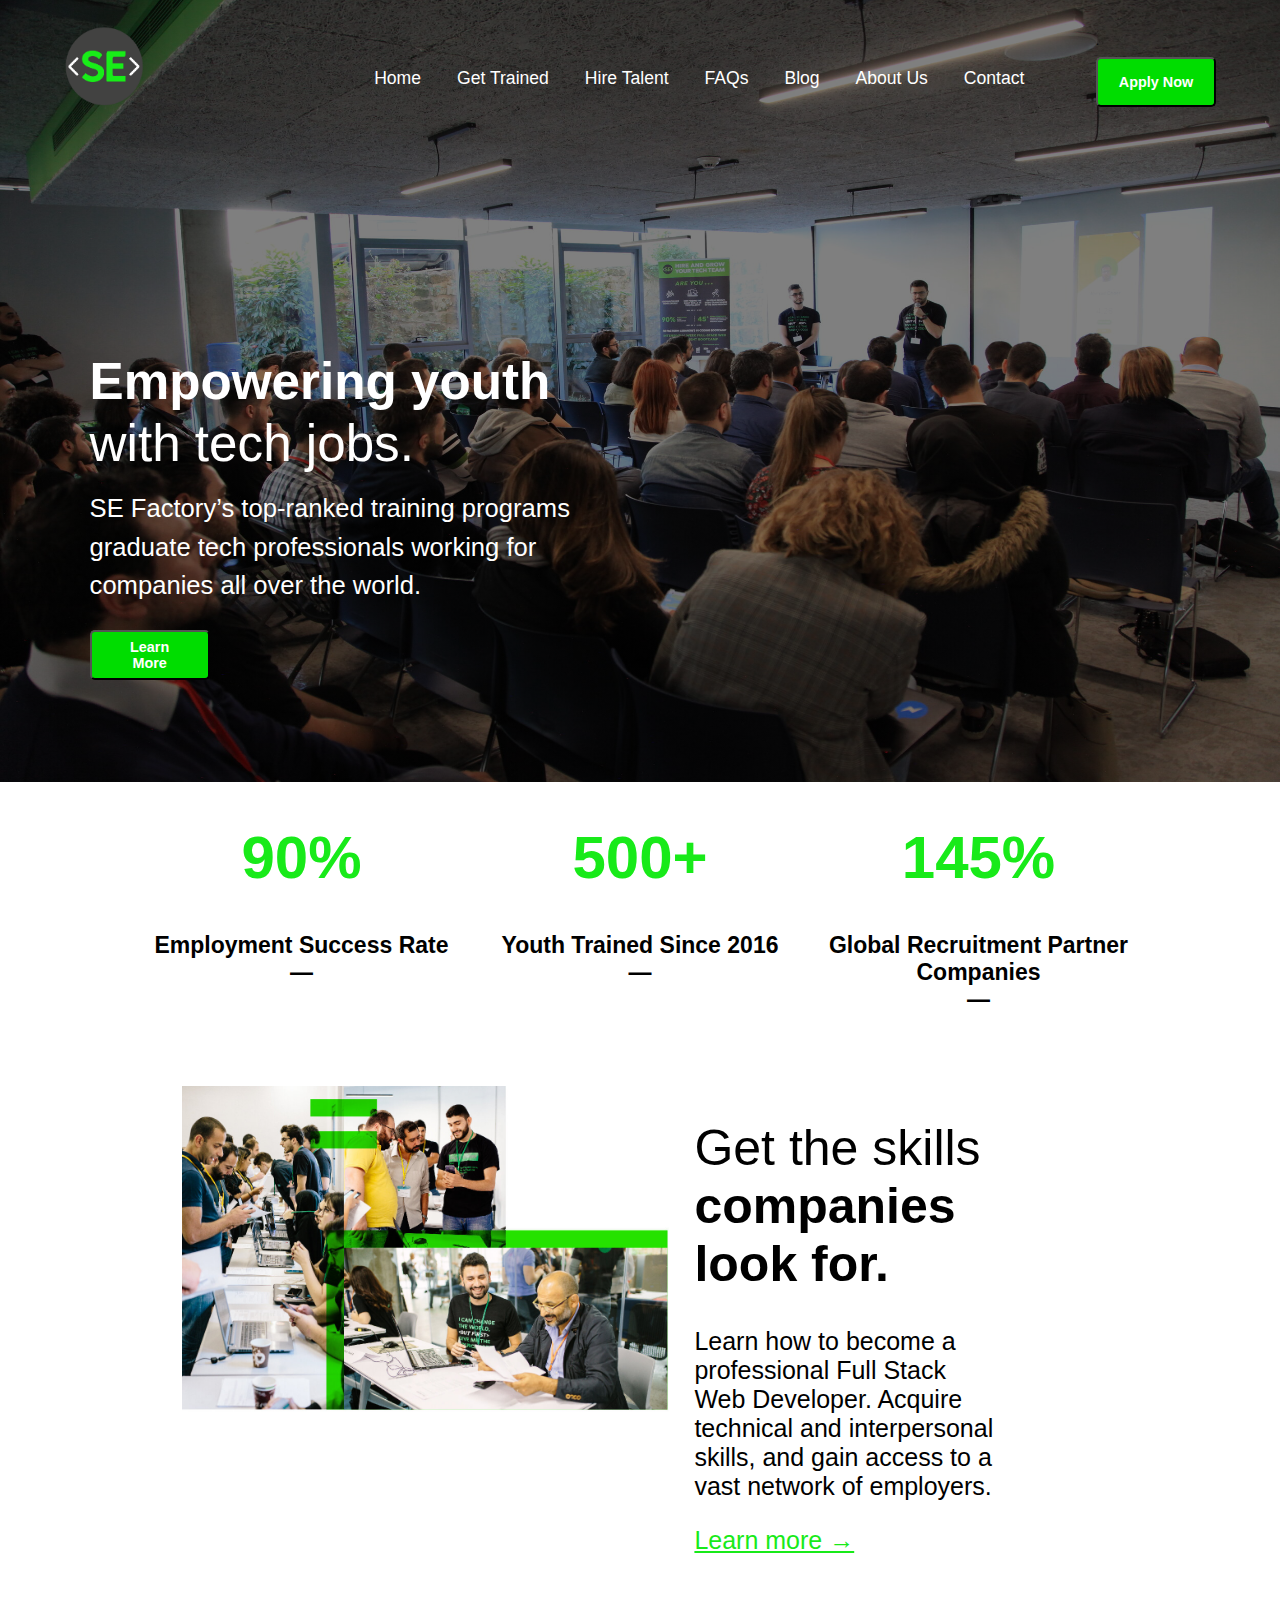
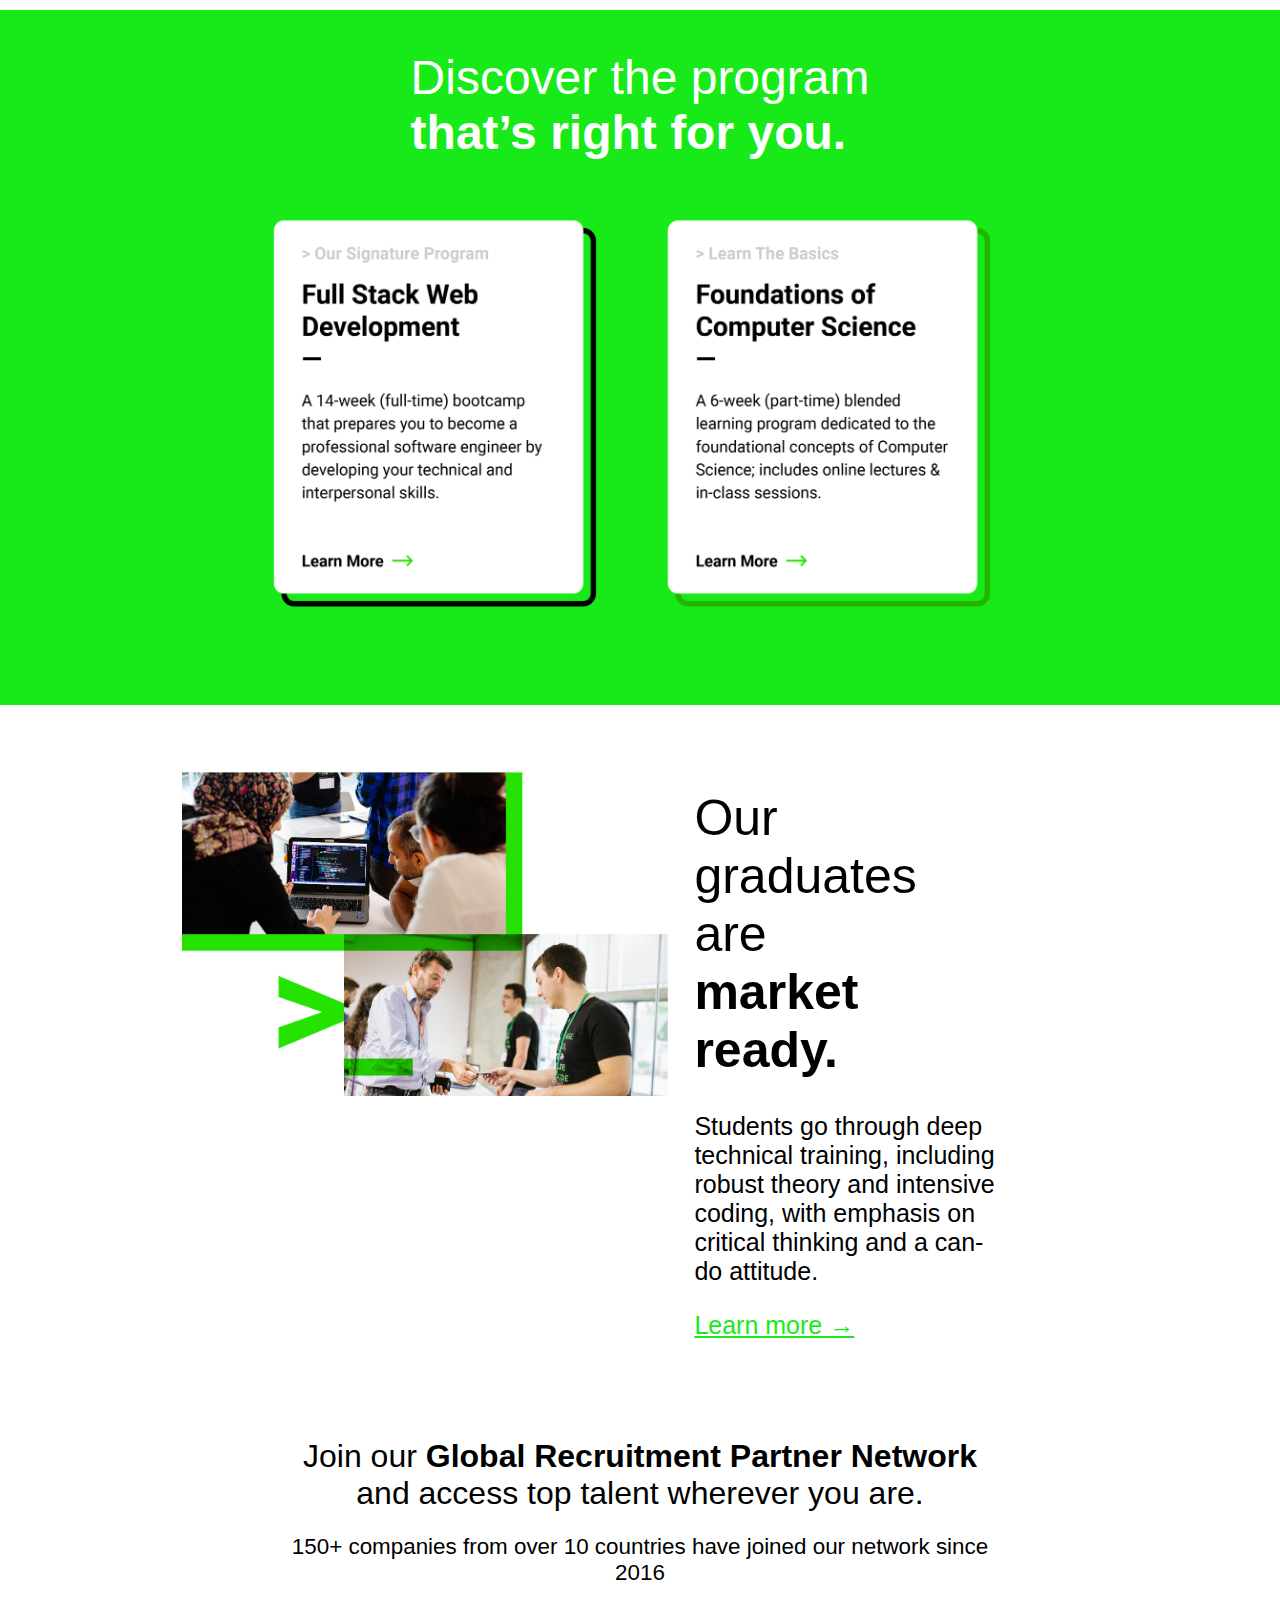
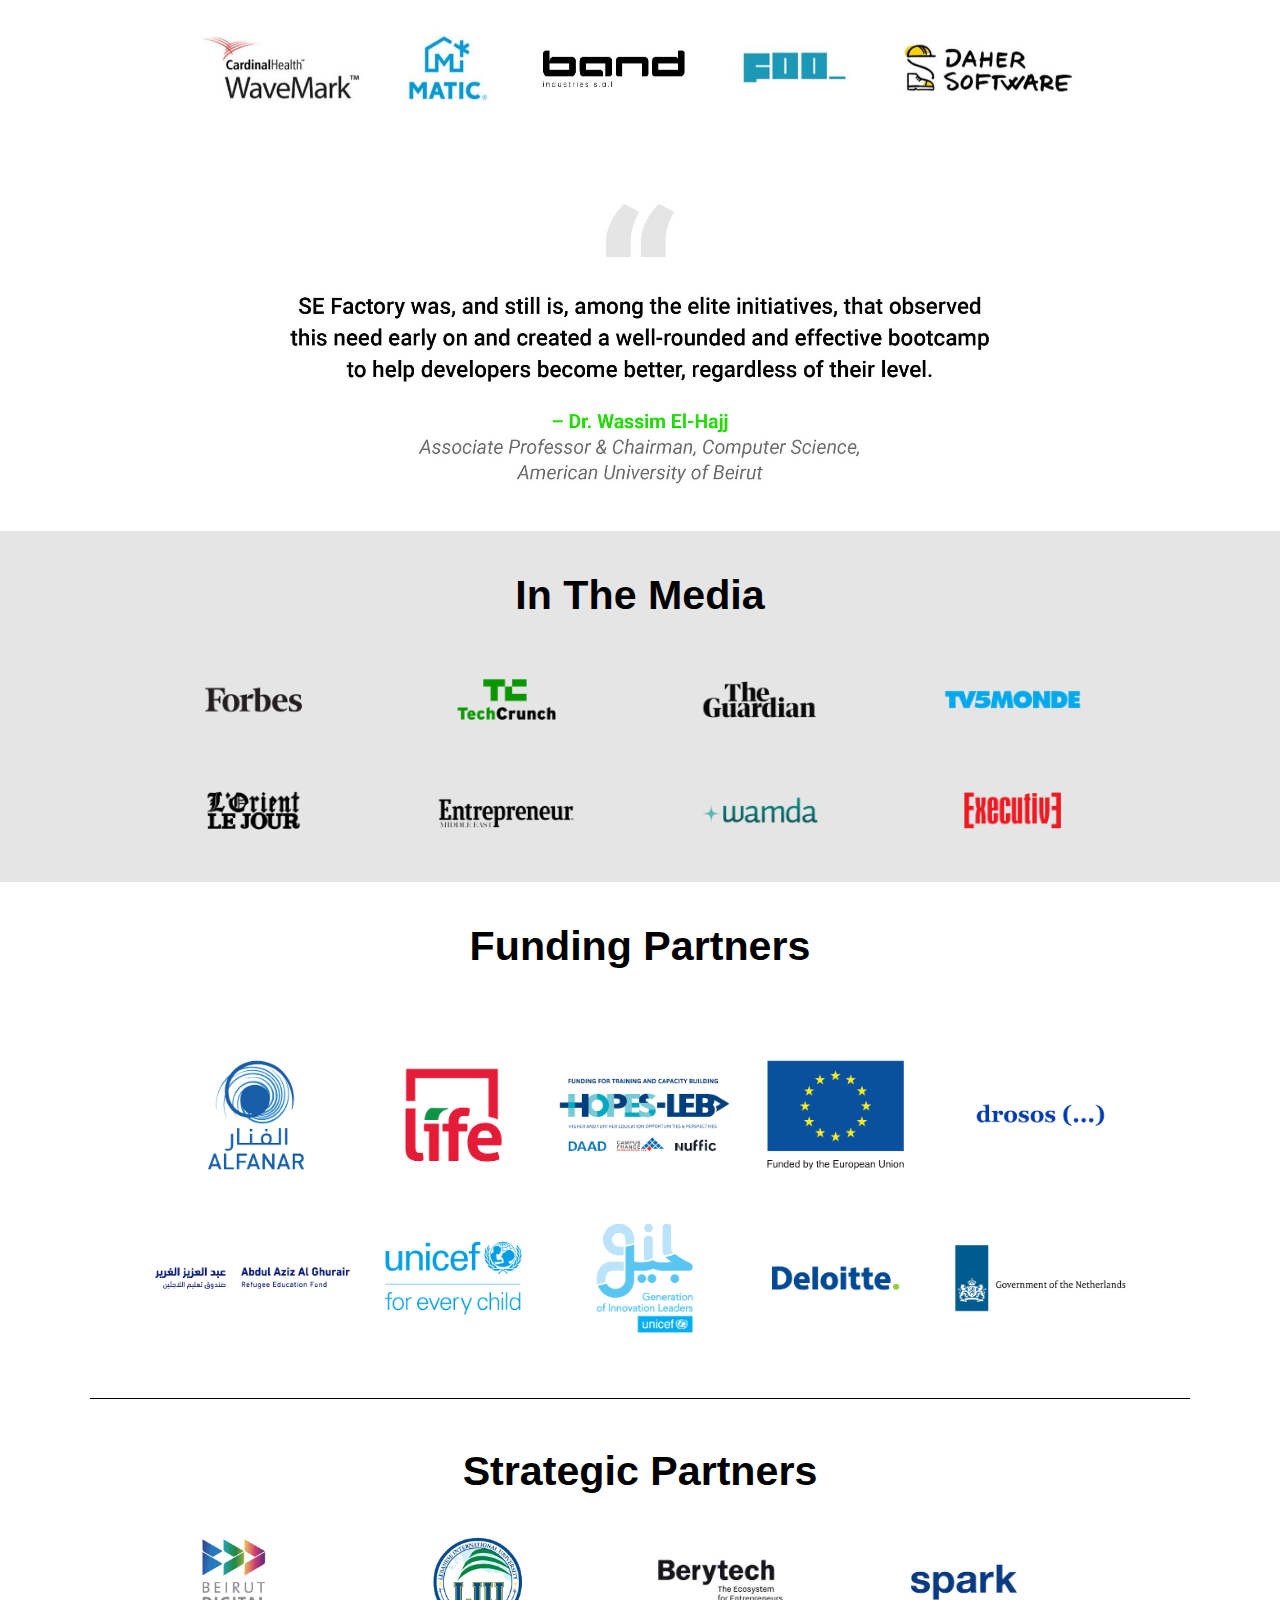
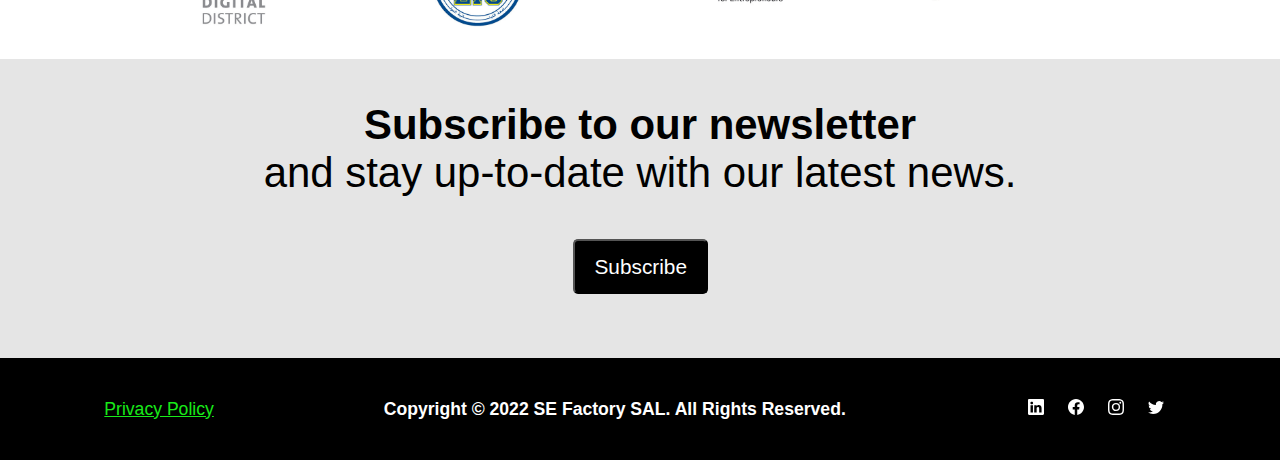
<file: index.html>
<!DOCTYPE html>
<html>

<head>
    <title>SE Factory - Empowering Youth With Tech Jobs</title>
    <meta name="viewport" content="width=device-width, initial-scale=1">
    <link rel="stylesheet" href="./styles/styles.css">
    <link rel="icon"
        href="https://images.squarespace-cdn.com/content/v1/5e4442200ffeee35974d1060/ba5c1018-c770-42a0-91de-79efaeee4729/favicon.ico?format=100w">
</head>

<body>
    <div class="front">
        <div class="header">
            <div class="icon">
                <img class="avatar" src="./assets/se-logo.png">
            </div>
            <div class="navigation">
                <div class="nav-anchor">
                    <div><a>Home</a></div>
                    <div><a>Get Trained</a></div>
                    <div><a>Hire Talent</a></div>
                    <div><a>FAQs</a></div>
                    <div><a>Blog</a></div>
                    <div><a>About Us</a></div>
                    <div><a>Contact</a></div>
                </div>
                <div class="nav-button">
                    <div id="none"><p>.</p></div>
                    <div><button>Apply Now</button></div>
                </div>
            </div>
        </div>
        <div class="front-block">
            <div class="front-text">
                <div>
                    <h1>
                        <strong> Empowering youth</strong>
                        <br>
                        <a class="light">with tech jobs.</a>
                    </h1>
                </div>
                <div>
                    <p>SE Factory’s top-ranked training programs graduate tech professionals working for companies all
                        over the world.</p>
                </div>
            </div>
            <div class="front-button">
                <button>
                    Learn More
                </button>
            </div>
        </div>
    </div>


    <div class="second-section">
        <div class="rates">
            <div class="first-rate">
                <h1><strong>90%</strong></h1>
                <p>Employment Success Rate
                    <br><span>—</span>
                </p>
            </div>
            <div class="second-rate">
                <h1><strong>500+</strong></h1>
                <p>Youth Trained Since 2016
                    <br><span>—</span>
                </p>
            </div>
            <div class="third-rate">
                <h1><strong>145%</strong></h1>
                <p>Global Recruitment Partner Companies
                    <br><span>—</span>
                </p>
            </div>

        </div>

        <div class="artwork">
            <div class="artboard">
                <img src="../assets/artboard-1.jpg">
            </div>
            <div class="artboard-text">
                <h1 class="light">Get the skills
                    <br><span><strong>companies look for.</strong></span>
                </h1>
                <p>
                    Learn how to become a professional Full Stack Web Developer.
                    Acquire technical and interpersonal skills, and gain access to a vast network of employers.
                </p>
                <p class="green">Learn more &rarr;</p>
            </div>

        </div>
    </div>

    <div class="third-section">
        <div class="third-section-text">
            <h2 class="light">
                Discover the program
                <br><span><strong>that’s right for you.</strong></span>
            </h2>
        </div>
        <div class="programs">
            <div>
                <img src="./assets/fsw.png">

            </div>
            <div>
                <img src="./assets/fcs.png">

            </div>
        </div>
    </div>

    <div class="fourth-section">

        <div class="artwork">
            <div class="artboard">
                <img src="../assets/artboard-2.jpg">
            </div>
            <div class="artboard-text">
                <h1 class="light">Our graduates are
                    <br><span><strong>market ready.</strong></span>
                </h1>
                <p>
                    Students go through deep technical training,
                    including robust theory and intensive coding,
                    with emphasis on critical thinking and a can-do attitude.
                </p>
                <p class="green">Learn more &rarr;</p>
            </div>

        </div>
    </div>

    <div class="fivth-section">
        <div class="fivth-section-first-text">
            <h4 class="light">Join our <span><strong>Global Recruitment Partner Network
                    </strong></span> and access top talent wherever you are.</h4>
        </div>
        <div class="fivth-section-second-text">
            <p>150+ companies from over 10 countries have joined our network since 2016</p>
        </div>
        <div class="partners"><img src="./assets/RP+partner+logos.jpg"></div>
    </div>

    <div class="sixth-section">
        <img src="./assets/review-1.jpg">
    </div>

    <div class="seventh-section">
        <div class="seventh-section-text">
            <h3>In The Media</h3>
        </div>
        <div class="seventh-section-assets">
            <div><img src="./assets/9.png"></div>
            <div><img src="./assets/8.png"></div>
            <div><img src="./assets/3.png"></div>
            <div><img src="./assets/1.png"></div>
            <div><img src="./assets/2.png"></div>
            <div><img src="./assets/7.png"></div>
            <div><img src="./assets/5.png"></div>
            <div><img src="./assets/4.png"></div>

        </div>
    </div>

    <div class="eighth-section">
        <div class="funding-partners">
            <h3>Funding Partners</h3>
        </div>

        <div class="funding-partners-logo">
            <img src="./assets/SEF_donors-01+(1).png">
        </div>
        <div>
            <hr>
        </div>
        <div class="strategic-partners">
            <h3>Strategic Partners</h3>
        </div>
        <div class="strategic-partners-logos">
            <div><img src="./assets/image-asset.jpeg"></div>
            <div><img src="./assets/6.jpg"></div>
            <div><img src="./assets/3.jpg"></div>
            <div><img src="./assets/8.jpg"></div>
        </div>
    </div>

    <div class="ninth-section">
        <div class="ninth-text">
            <h3 class="light"><span><strong>Subscribe to our newsletter</strong></span>
                <br>and stay up-to-date with our latest news.
            </h3>

        </div>
        <div class="ninth-button">
            <button>Subscribe</button>
        </div>
    </div>
    <div class="footer">
        <div class="policy">
            <span class="green">Privacy Policy</span>
        </div>
        <div class="copyright">
            <strong>Copyright © 2022 SE Factory SAL. All Rights Reserved.</strong>
        </div>
        <div class="icons">
            <svg xmlns="http://www.w3.org/2000/svg" width="16" height="16" fill="currentColor" class="bi bi-linkedin" viewBox="0 0 16 16">
                <path d="M0 1.146C0 .513.526 0 1.175 0h13.65C15.474 0 16 .513 16 1.146v13.708c0 .633-.526 1.146-1.175 1.146H1.175C.526 16 0 15.487 0 14.854V1.146zm4.943 12.248V6.169H2.542v7.225h2.401zm-1.2-8.212c.837 0 1.358-.554 1.358-1.248-.015-.709-.52-1.248-1.342-1.248-.822 0-1.359.54-1.359 1.248 0 .694.521 1.248 1.327 1.248h.016zm4.908 8.212V9.359c0-.216.016-.432.08-.586.173-.431.568-.878 1.232-.878.869 0 1.216.662 1.216 1.634v3.865h2.401V9.25c0-2.22-1.184-3.252-2.764-3.252-1.274 0-1.845.7-2.165 1.193v.025h-.016a5.54 5.54 0 0 1 .016-.025V6.169h-2.4c.03.678 0 7.225 0 7.225h2.4z"/>
              </svg>

              <svg xmlns="http://www.w3.org/2000/svg" width="16" height="16" fill="currentColor" class="bi bi-facebook" viewBox="0 0 16 16">
                <path d="M16 8.049c0-4.446-3.582-8.05-8-8.05C3.58 0-.002 3.603-.002 8.05c0 4.017 2.926 7.347 6.75 7.951v-5.625h-2.03V8.05H6.75V6.275c0-2.017 1.195-3.131 3.022-3.131.876 0 1.791.157 1.791.157v1.98h-1.009c-.993 0-1.303.621-1.303 1.258v1.51h2.218l-.354 2.326H9.25V16c3.824-.604 6.75-3.934 6.75-7.951z"/>
              </svg>

              <svg xmlns="http://www.w3.org/2000/svg" width="16" height="16" fill="currentColor" class="bi bi-instagram" viewBox="0 0 16 16">
                <path d="M8 0C5.829 0 5.556.01 4.703.048 3.85.088 3.269.222 2.76.42a3.917 3.917 0 0 0-1.417.923A3.927 3.927 0 0 0 .42 2.76C.222 3.268.087 3.85.048 4.7.01 5.555 0 5.827 0 8.001c0 2.172.01 2.444.048 3.297.04.852.174 1.433.372 1.942.205.526.478.972.923 1.417.444.445.89.719 1.416.923.51.198 1.09.333 1.942.372C5.555 15.99 5.827 16 8 16s2.444-.01 3.298-.048c.851-.04 1.434-.174 1.943-.372a3.916 3.916 0 0 0 1.416-.923c.445-.445.718-.891.923-1.417.197-.509.332-1.09.372-1.942C15.99 10.445 16 10.173 16 8s-.01-2.445-.048-3.299c-.04-.851-.175-1.433-.372-1.941a3.926 3.926 0 0 0-.923-1.417A3.911 3.911 0 0 0 13.24.42c-.51-.198-1.092-.333-1.943-.372C10.443.01 10.172 0 7.998 0h.003zm-.717 1.442h.718c2.136 0 2.389.007 3.232.046.78.035 1.204.166 1.486.275.373.145.64.319.92.599.28.28.453.546.598.92.11.281.24.705.275 1.485.039.843.047 1.096.047 3.231s-.008 2.389-.047 3.232c-.035.78-.166 1.203-.275 1.485a2.47 2.47 0 0 1-.599.919c-.28.28-.546.453-.92.598-.28.11-.704.24-1.485.276-.843.038-1.096.047-3.232.047s-2.39-.009-3.233-.047c-.78-.036-1.203-.166-1.485-.276a2.478 2.478 0 0 1-.92-.598 2.48 2.48 0 0 1-.6-.92c-.109-.281-.24-.705-.275-1.485-.038-.843-.046-1.096-.046-3.233 0-2.136.008-2.388.046-3.231.036-.78.166-1.204.276-1.486.145-.373.319-.64.599-.92.28-.28.546-.453.92-.598.282-.11.705-.24 1.485-.276.738-.034 1.024-.044 2.515-.045v.002zm4.988 1.328a.96.96 0 1 0 0 1.92.96.96 0 0 0 0-1.92zm-4.27 1.122a4.109 4.109 0 1 0 0 8.217 4.109 4.109 0 0 0 0-8.217zm0 1.441a2.667 2.667 0 1 1 0 5.334 2.667 2.667 0 0 1 0-5.334z"/>
              </svg>

              <svg xmlns="http://www.w3.org/2000/svg" width="16" height="16" fill="currentColor" class="bi bi-twitter" viewBox="0 0 16 16">
                <path d="M5.026 15c6.038 0 9.341-5.003 9.341-9.334 0-.14 0-.282-.006-.422A6.685 6.685 0 0 0 16 3.542a6.658 6.658 0 0 1-1.889.518 3.301 3.301 0 0 0 1.447-1.817 6.533 6.533 0 0 1-2.087.793A3.286 3.286 0 0 0 7.875 6.03a9.325 9.325 0 0 1-6.767-3.429 3.289 3.289 0 0 0 1.018 4.382A3.323 3.323 0 0 1 .64 6.575v.045a3.288 3.288 0 0 0 2.632 3.218 3.203 3.203 0 0 1-.865.115 3.23 3.23 0 0 1-.614-.057 3.283 3.283 0 0 0 3.067 2.277A6.588 6.588 0 0 1 .78 13.58a6.32 6.32 0 0 1-.78-.045A9.344 9.344 0 0 0 5.026 15z"/>
              </svg>
        </div>
    </div>

</body>

</html>
</file>
<file: styles/styles.css>
* {
    font-family: Arial, Helvetica, sans-serif;
}
body {
    margin: 0px;
}

.front {
    width: 100%;
    height: auto;
    background: linear-gradient(rgba(0, 0, 0, 0.5), rgba(0, 0, 0, 0.5)), url(../assets/presentation.JPG);
    background-repeat: no-repeat;
    background-size: 100% 100%;
}
.icon {
    width: 10%;
}
.header {
    width: 90%;
    padding-left: 5%;
    padding-right: 0;
    padding-top: 2%;
    padding-bottom: 2%;
    display: flex;
    justify-content: space-between;
    font-size: 1.1em;
}

.avatar {
    width: 80px;
    height: 80px;
}

.navigation {
    display: flex;
    flex-direction: row;
    justify-content: space-evenly;
    width: 150%;
    padding-left: 0;
    padding-bottom: 40px;
    padding-top: 0;
    align-items: center;
}

a {
    color: white;
    text-align: center;
    height: 2%;
    width: 10%;
}

button {
    color: white;
    height: 50px;
    width: 120px;
    background-color: #00DD00;
    border-radius: 5px;
    padding: 3px 20px;
    font-size: .9rem;
    font-weight: bolder;
}

.front-block {
    text-align: left;
    padding: 14% 10% 8% 7%;
    display: flex;
    flex-direction: column;
    justify-content: space-between;
    height: 30%;
    font-size: 1.6em;
    font-family: sans-serif;

}

.front-text {
    color: white;
    width: 50%;
    text-align: left;
}

.front-text p {
    margin-top: 15px;
    line-height: 150%;
    font-weight: 200;
}

.front-text h1 {
    margin-top: 0;
    margin-bottom: 15px;
    line-height: 120%;
}

strong {
    font-weight: bold;
}

.light {
    font-weight: lighter;
}

.nav-anchor {
    width: 150%;
    padding-right: 5%;
    padding-top: 25px;
    display: flex;
    justify-content: flex-end;
}
.nav-anchor div {
    padding: 0 2%;
}


.second-section {
    width: 100%;
    height: 100%;
    background: white;
    background-repeat: no-repeat;
    background-size: 100% 95%;
    display: flex;
    flex-direction: column;
}

.rates {
    background-color: white;
    height: auto;
    display: flex;
    flex-wrap: wrap;
    justify-content: space-evenly;
    flex-direction: row;
    padding-left: 10%;
    padding-right: 10%;
    font-family: Arial;
}

.rates h1 {
    color: #18EA19;
    text-align: center;
    font-size: 60px;
}

.rates p {
    font-size: 23px;
    font-weight: 600;
    text-align: center;
}

.rates div {
    width: 330px;

}

.artwork {
    display: flex;
    flex-direction: row;
    flex-wrap: wrap;
    width: 80%;
    height: 100%;
    justify-content: center;
    padding-left: 80px;
    padding-top: 50px;
    padding-right: 120px;
    padding-bottom: 30px;
    font-size: 25px;
}

.artboard {
    width: 50%;
    align-items: center;
}

.artwork img {
    height: auto;
    width: 100%;
}

.artboard-text {
    width: 30%;
    align-items: center;
    margin-left: 0;

}


.third-section {
    background-color: #18EA19;
    height: 100%;
}

.third-section-text {
    color: white;
    font-size: 2em;
    display: flex;
    flex-wrap: wrap;
    justify-content: center;
    width: 100%;
}

.programs {
    display: flex;
    flex-direction: row;
    flex-wrap: wrap;
    justify-content: center;
}

.programs img {
    height: 100%;
    width: 280%;
}

.programs div {
    width: 10%;
    padding-left: 10px;
    padding-right: 20%;
    padding-bottom: 6%;
}


.fivth-section {
    display: flex;
    flex-direction: column;
    flex-wrap: wrap;
    padding: 5% 10%;
    padding-top: 0;
}

.fivth-section div {
    display: flex;
    flex-wrap: wrap;
    justify-content: center;
    align-items: center;
}

.fivth-section img {
    width: 107%;
}
.fivth-section h4 {
    margin-bottom: 0;
}

.fivth-section-first-text {
    padding: 0 15%;
    text-align: center;
    font-size: 2em;
    margin-bottom: 0;
    margin-top: 0;
}

.fivth-section-second-text {
    padding: 0 5%; 
    font-size: 1.4em;
    padding: 0 15%;
    text-align: center;
}

.sixth-section {
    width: 100%;
    display: flex;
    justify-content: center;
    margin-bottom: 2%;
}

.sixth-section img {
    width: 60%;
}

.seventh-section {
    background-color: rgb(229, 229, 229);
    width: 100%;
    height: 100%;
    display: flex;
    flex-direction: column;
    justify-content: center;
}

.seventh-section-text {
    display: flex;
    justify-content: center;
    font-size: 2.2em;
    
}

.seventh-section img {
    width: 100%;
    padding: 0 5%;
}

.seventh-section-assets {
    display: flex;
    flex-wrap: wrap;
    flex-basis: 25%;
    padding-left: 9%;
    
}

.seventh-section-assets div {
    width: 20%;
    margin: 10px;
    text-align: center;
    line-height: 75px;
}

.eighth-section {
    background-color: white;
    width: 100%;
    height: 100%;
    display: flex;
    flex-direction: column;
    justify-content: center;
}

.funding-partners {
    display: flex;
    justify-content: center;
    font-size: 2.2em;
    
}

.funding-partners-logo {
    width: 80%;
    display: flex;
    justify-content: center;
}

.funding-partners-logo img {
    margin-left: 25%;
    width: 100%;
}

.strategic-partners {
    display: flex;
    justify-content: center;
    font-size: 2.2em;
    
}
.strategic-partners-logos {
    display: flex;
    flex-wrap: wrap;
    flex-basis: 25%;
    padding-left: 5%;
 }

.strategic-partners-logos div {
    width: 20%;
    
    text-align: center;
    line-height: 75px;
}

 .strategic-partners-logos img {
    width: 140%;
    right: 0;

 }

 .ninth-section {
    background-color: rgb(229, 229, 229);
    width: 100%;
    height: 100%;
    display: flex;
    flex-direction: column;
    justify-content: center;
    font-size: 1.6em;
}
.ninth-text {
    padding: 0 5%; 
    font-size: 1.4em;
    padding: 0 15%;
    text-align: center;
}
.ninth-button {
    width: 100%;
    align-items: center;
    display: flex;
    justify-content: center;
    padding-bottom: 5%;
}
.ninth-section button {
    color: white;
    height: 55px;
    width: 135px;
    background-color: black;
    border-radius: 5px;
    padding: 3px 20px;
    font-size: 1.3rem;
    font-weight: 100;
}
hr {
    border: 0;
    clear: both;
    display: flex;
    width: 86%;
    background-color: #000000;
    height: 1px;
    margin-top: 30px;
}

.footer{
    background-color: #000000;
    color: white;
    display: flex;
    flex-wrap: wrap;
    justify-content: space-between;
    font-size: 1.1em;
    padding: 0% 5%;
}
.footer div {
    padding: 3.5%;
}

.icons svg {
    width: 40px;
}

.icons {
    display: flex;
    justify-content: space-between;
}

.green {
    color:#18EA19;
    text-decoration: underline;
    text-decoration-color: #18EA19;
}

#none {
    font-size: 10px;
}

@media screen and (max-width: 1030px){
    .nav-anchor {

        width: 150%;
        padding-right: 5%;
        display: flex;
        justify-content: space-evenly;
    }
    .nav-anchor div {
        padding: 0 2%;
    }
}


@media screen and (max-width: 890px){
    .nav-anchor {
        width: 100%;
        padding-right: 5%;
        display: flex;
        flex-direction: row;
        flex-wrap: wrap;
        justify-content: flex-end;
    }
    .navigation {
        display: flex;
        flex-direction: column;
        justify-content: flex-end;
        width: 150%;
        padding-left: 0;
        padding-bottom: 40px;
        padding-top: 30px;
        align-items: center;
    }
    .nav-button {
        width: 100%;
        display: flex;
        flex-direction: row;
        justify-content: flex-end;
    }

}

@media screen and (max-width: 800px){
    .navigation {
        display: none;
    }
}


@media screen and (max-width: 765px){
    
    .front h1 {
        width:300px;
    }
    .artwork {
        display: flex;
        flex-direction: column;
        flex-wrap: wrap;
        width: 80%;
        height: 100%;
        justify-content: space-around;
        padding-left: 80px;
        padding-top: 50px;
        padding-right: 120px;
        padding-bottom: 30px;
        font-size: 25px;
    }
    .artwork h1 {
        width: 300px;
    }
    .artwork p {
        width: 200px;
    }

    .third-section-text {
        color: white;
        font-size: 1.5em;
        display: flex;
        flex-wrap: wrap;
        justify-content: center;
        width: 100%;
    }
    
    .programs {
        display: flex;
        flex-direction: column;
        flex-wrap: wrap;
        justify-content: center;
        align-items: center;
    }
    
    .programs img {
        height: 100%;
        width: 500%;
    }
    
    .programs div {
        width: 10%;
        padding-left: 10px;
        padding-right: 20%;
        padding-bottom: 6%;
    }


    
    
    .seventh-section-text {
        display: flex;
        justify-content: center;
        font-size: 1.5em;
        
    }
    
    .seventh-section img {
        width: 250%;
        padding: 0 5%;
    }
    
    .seventh-section-assets {
        display: flex;
        flex-direction: column;
        flex-wrap: wrap;
        flex-basis: 25%;
        padding-left: 9%;
        padding-left: 30%;
        
    }
    
    .seventh-section-assets div {
        width: 20%;
        margin: 10px;
        text-align: center;
        line-height: 75px;
    }
}
</file>
